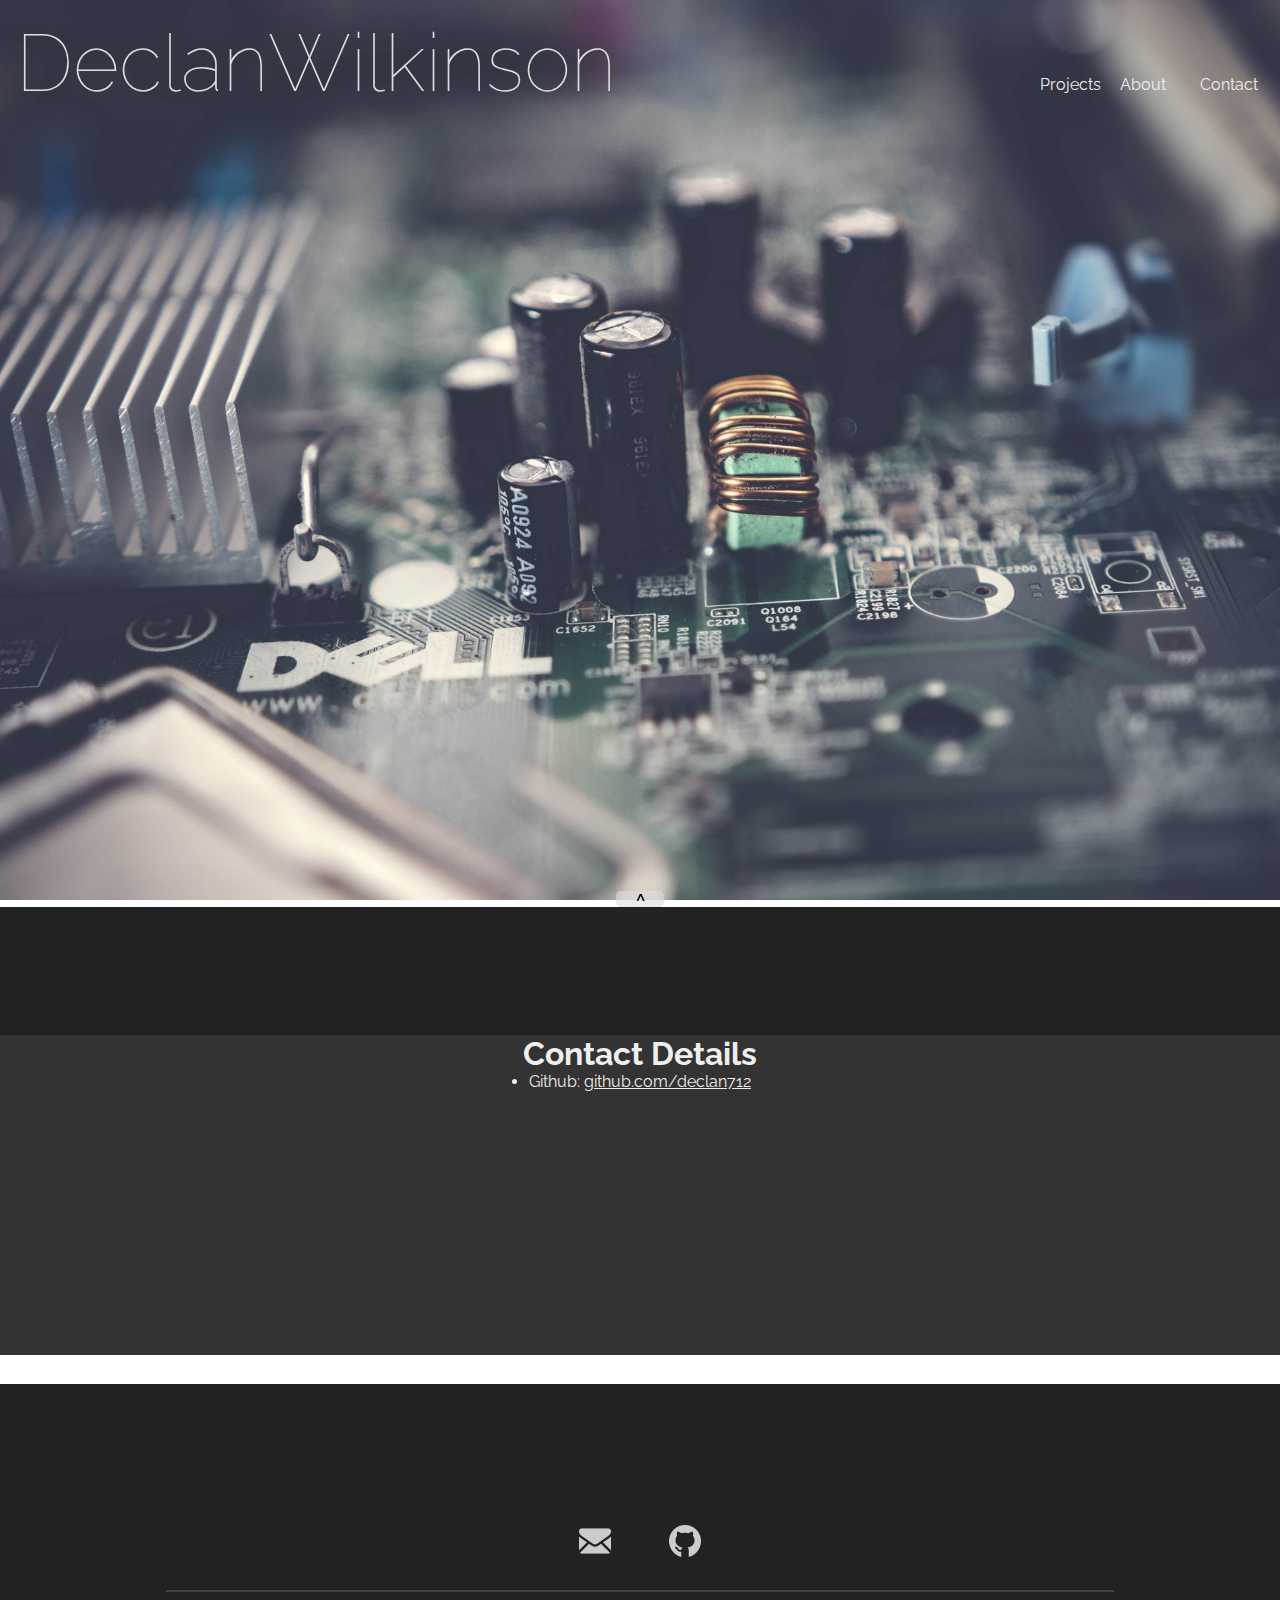
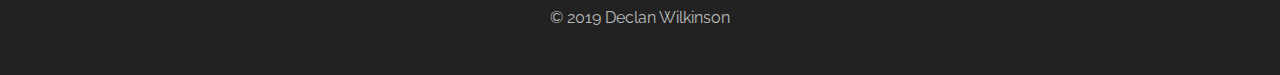
<file: index.html>
<!DOCTYPE html>
<html lang="en">
<head>
    <meta charset="UTF-8">
    <meta name="viewport" content="width=device-width, initial-scale=1.0">
    <meta http-equiv="X-UA-Compatible" content="ie=edge">
    <title>Declan Wilkinson</title>
    <link rel="icon" href="images/fav.png">
    <link rel="stylesheet" href="css/style.css"/>
    <script src="https://ajax.googleapis.com/ajax/libs/jquery/3.3.1/jquery.min.js"></script>
    <script src="js/script.js"></script>
    <!-- <script src="js/script.js"></script> -->
    <link href="https://fonts.googleapis.com/css?family=Raleway&display=swap" rel="stylesheet">
    <link href="https://fonts.googleapis.com/css?family=Dancing+Script&display=swap" rel="stylesheet">
</head>
<body>
    <header>
        <h1><a id="fname" href="#">Declan </a> <a id="lname" href="#">Wilkinson</a></h1>
        <nav id="primary-nav">
            <ul>
                <li><a href="projects/">Projects</a></li>
                <li><a href="#about">About</a></li>
                <li><a href="#contact">Contact</a></li>
            </ul>
        </nav>
    </header>
    <section id="splash">
    </section>
    <a href="" id="top-button">^</a>
    <section >
        <article id="contact">
            <h1>Contact Details</h1>
            <ul>
                <li>
                    Github:   <a href="https://github.com/declan712">github.com/declan712</a>
                </li>

            </ul>
        </article>
    </section>
    <footer>
        <nav>
        <ul class="contact-details">
            <li><a href="matilto:declan.e.wilkinson@gmail.com"><img src="images/icon/email.png"></a></li>
            <li><a href="https://github.com/declan712"><img src="images/icon/github.png"></a></li>
        </ul>
        </nav>
    <hr>
    &copy 2019 Declan Wilkinson 
    </footer>
    
</body>
</html>
</file>
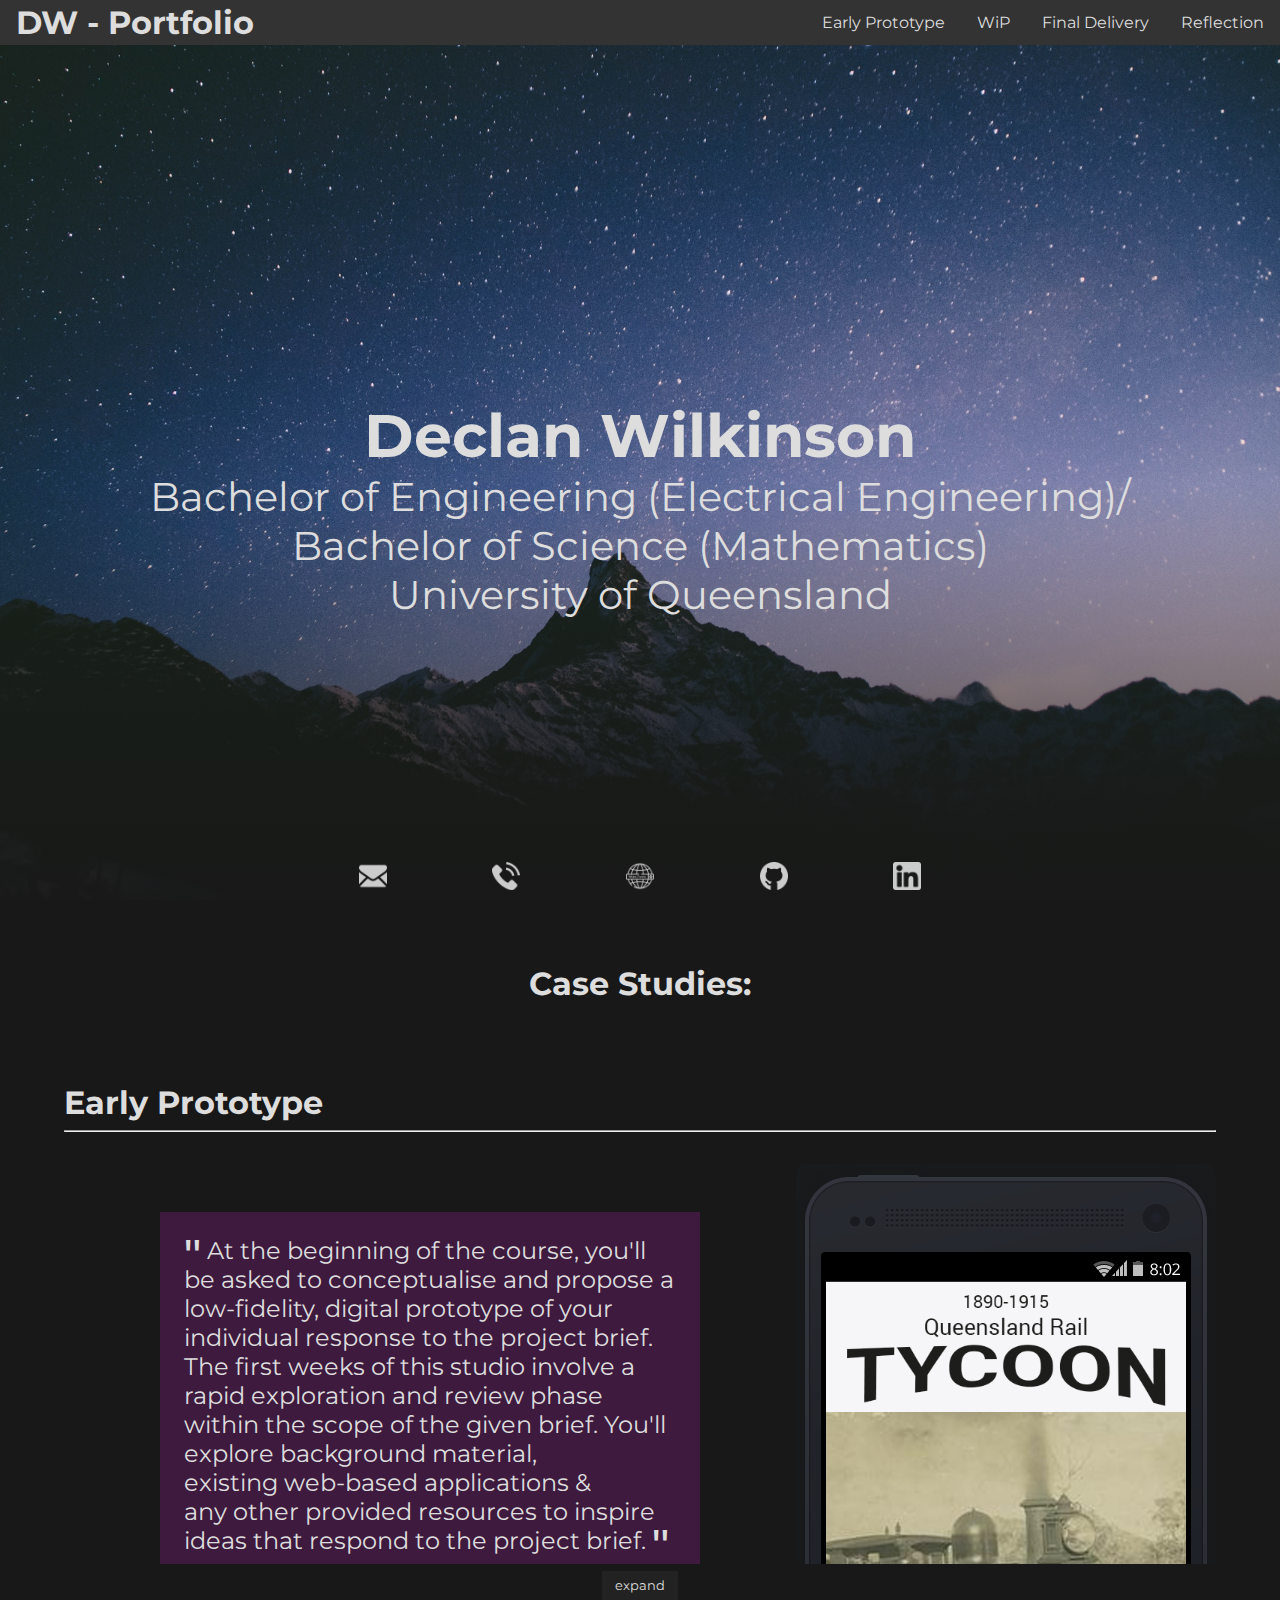
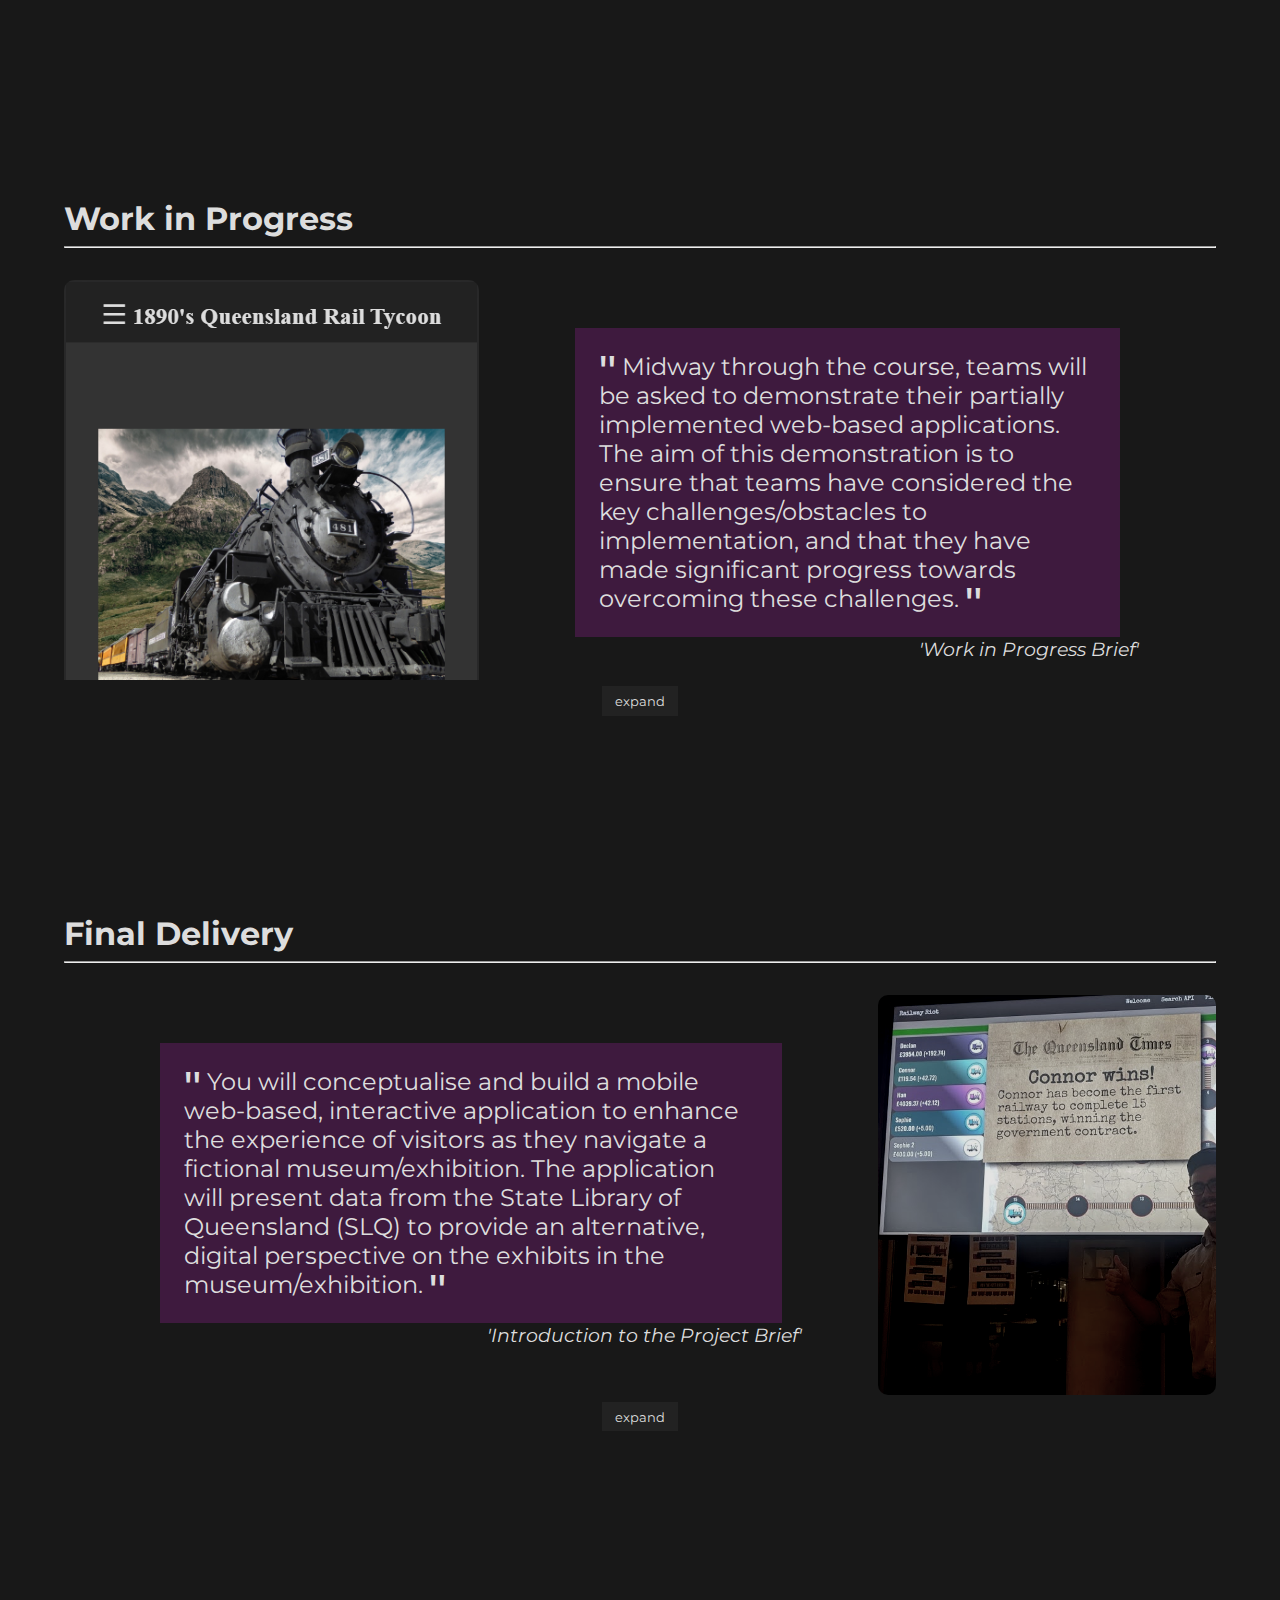
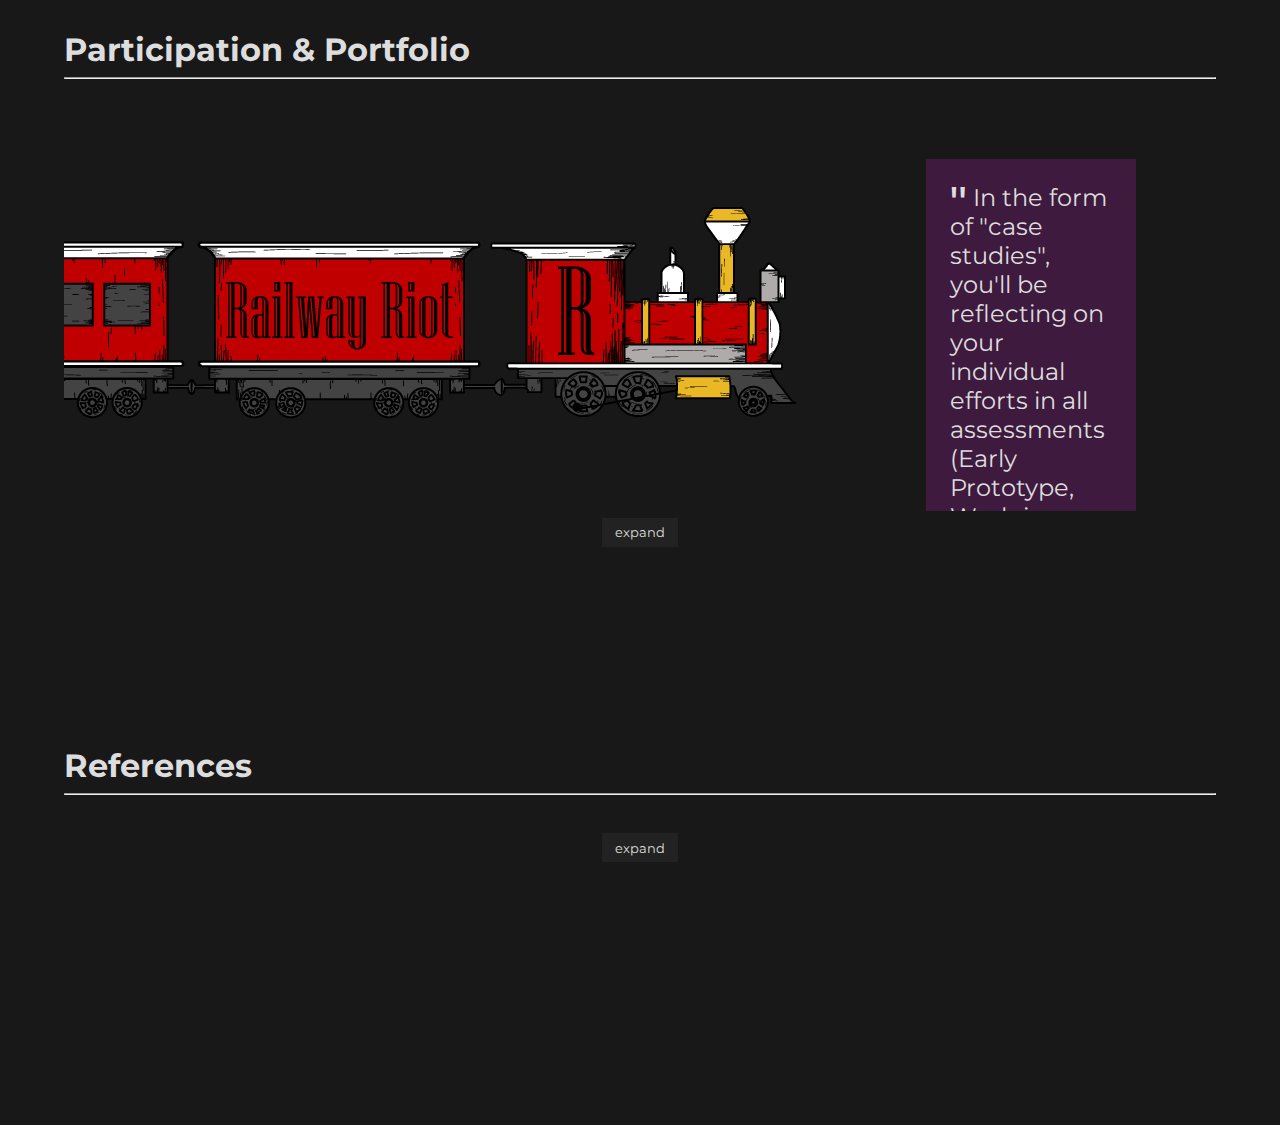
<file: deco1800/index.html>
<!DOCTYPE html>
<html lang="en">
<head>
    <meta charset="UTF-8">
    <meta name="viewport" content="width=device-width, initial-scale=1.0">
    <meta http-equiv="X-UA-Compatible" content="ie=edge">
    <title>Declan Wilkinson | Portfolio</title>
    <link href="https://fonts.googleapis.com/css?family=Montserrat&display=swap" rel="stylesheet">
    <link rel="stylesheet" typle = "text/css" href="css/style.css">
    <script src="js/jquery-3.4.1.min.js"></script>
    <script src="js/script.js"></script>
</head>
<body>
    <header>
        <a href="#bio"><h1>DW - Portfolio</h1></a>
        <ul id="primary-nav">
            <li>
                <a href="#early-prototype">Early Prototype</a>
            </li>
            <li>
                <a href="#wip">WiP</a>
            </li>
            <li>
                <a href="#final-delivery">Final Delivery</a>
            </li>
            <li>
                <a href="#portfolio">Reflection</a>
            </li>
        </ul>
    </header>

    <section class="bio" id="bio">
        <section class="personal-info">
           <h1>Declan Wilkinson</h1>
            <p>Bachelor of Engineering (Electrical Engineering)/<br>Bachelor of Science (Mathematics)</p>
            <p>University of Queensland</p>
            <ul class="contact-details">
                <li>
                    <a href="matilto:declan.e.wilkinson@gmail.com"><img src="images/icon/email.png"></a>
                </li>
                <li>
                    <a href="http://niceme.me/"><img src="images/icon/phone.png"></a>
                </li>
                <li>
                    <a href="http://www.declanwilkinson.me/deco1800/"><img src="images/icon/portfolio.png"></a>
                </li>
                <li>
                    <a href="https://github.com/declan712"><img src="images/icon/github.png"></a>
                </li>
                <li>
                    <a href="https://www.youtube.com/watch?v=dQw4w9WgXcQ"><img src="images/icon/in.png"></a>
                </li>
            </ul>

        </section>
        <!-- <img src="images/dp.jpg"> -->
        
    </section>

    <section id="case-studies">
        <h1>
            Case Studies:
        </h1>
        <!-- <article class="case-study">
            <h1>What should be in each case study?</h1>
            <hr>
            <section class="study-preview">
                    <article>
                        <strong>**Evidence** of your individual contributions through a range of multimedia (text, photos, illustrations, video etc).</strong>
                        <p>
                            **How should I collect evidence?** Focusing on your individual contributions, you can collect evidence from your team's journal (for the team assessments) and by maintaining your own journal (for the individual assessments — including the development of your *Portfolio*. However, be selective on the quality of the evidence you include in your final *Portfolio* (i.e. quality over quantity).
                        </p>    
                    </article>
            </section>
            <input type="button" class="expand-study  exp-col" value="expand">
            <section class="hidden study-contents">
                <hr>
                <strong>**Discussions** of your individual design process — how you went from the initial idea to the finished product, the major changes along the way, methods of testing and receiving feedback etc.</strong>
                <p>                        
                    **Why not discuss team design process too?** This is your opportunity to discuss your design process from an individual perspective — especially if that work does not appear in your team's final product.
                </p>
                <hr>
                <strong>**Reflections** on your individual efforts — whether you think the assessment was a success, which parts were not successful, how your learning has changed, whether your initial expectations were realistic etc.</strong>
                <p>                        
                    **How do I know if my reflections are good enough?** To help you gauge whether your reflections are deep enough, ask your tutors to gauge the appropriateness of them throughout the semester.
                </p>
                <input type="button" class="collapse-study  exp-col" value="See Less">
            </section>
        </article> -->

        <article class="case-study" id="early-prototype">
            <h1>Early Prototype</h1>
            <hr>
            <section class="study-preview">
                <article>
                    <blockquote>
                            At the beginning of the course, you'll be asked to conceptualise and propose a low-fidelity, digital prototype of your individual response to the project brief.

                            The first weeks of this studio involve a rapid exploration and review phase within the scope of the given brief. You'll explore background material, existing web-based applications & any other provided resources to inspire ideas that respond to the project brief.
                    </blockquote>
                    <p class="quote-source">'Early Prototype Brief'</p>
                </article>
                <img src="images/early/1.png">
            </section>
            <input type="button" class="expand-study exp-col" value="expand">
            <section class="hidden study-contents">
                <p>
                    Throughout the first contact sessions I searched through the SLQ datasets and brainstormed ideas for projects with Connor, who later became a memeber of my group.<br>
                    We eventually settled on the idea of creating a multiplayer game based on the railway employees dataset, however we each had different ideas of what this would look like. My initial idea from the rationale is shown below:
                </p>
                <blockquote>
                    The concept is to create a collaborative experience in which a group of people reconstruct parts of Queensland’s railway network through a game-like interface. The activity will use data from the “Queensland railway employees 1890-1915” SLQ data set to populate the game with real workers and jobs from the period, including their wages and the reason they were hired.
                    <br><br>
                    The game will consist of a central display showing a model of the train line, with the names and funds of each participant visible. Each player will be allocated an income depending on the number of players and success of the railway, which they can spend to hire more staff, complete research, or contribute to construction projects.
                </blockquote>
                <p class="quote-source">Declan Wilkinson, 'Early Prototype Rationale'</p>
                <p>
                    The images below show the brainstorming in the contact session, as well as screenshots of my Invision prototype. The prototype can also be seen <a href="https://invis.io/WNT9AOAEGTQ" >here</a>.
                </p>
                
                <section class="slider">
                    <h1 class="arrow prev"></h1>
                    <section class="slider-images">
                        <img src="images/07-25.jpg" class="active">
                        <img src="images/08-01.jpg">
                        <img src="images/early/1.png">
                        <img src="images/early/2.png">
                        <img src="images/early/3.png">
                        <img src="images/early/4.png">
                        <img src="images/early/5.png">
                        <img src="images/early/6.png">
                        <img src="images/early/7.png">
                        <img src="images/early/8.png">
                    </section>
                    <h1 class="arrow next"></h1>
                </section>
                <p>
                    Overall I was satisfied with the prototype produced, the only thing left out was the large screen to show the game progress. Much of the design from this prototype ended up very similar to the final delivery, so i would consider it very successful.
                </p>
                <input type="button" class="collapse-study  exp-col" value="See Less">
            </section>
        </article>

        <article class="case-study" id="wip">
            <h1>Work in Progress</h1>
            <hr>
            <section class="study-preview">
                <img src="images/wip/1.png">
                <article>
                    <blockquote>
                        Midway through the course, teams will be asked to demonstrate their partially implemented web-based applications. The aim of this demonstration is to ensure that teams have considered the key challenges/obstacles to implementation, and that they have made significant progress towards overcoming these challenges.
                    </blockquote>
                    <p class="quote-source">'Work in Progress Brief'</p>
                </article>
                    
            </section>
            <input type="button" class="expand-study exp-col" value="expand">
            <section class="hidden study-contents">
                <p>
                    Once we were put into groups we quickly decided that the majority of coding would be done by myself, with Connor assuming the role of team leader, Laura the lead designer, and Sophie and Connor taking care of the documentation.<br>
                    Partially due to this decision, the group decided to go forward with the multiplayer railway game concept that both Connor and myself presented in our early prototypes.
                </p>
                <section class="slider">
                    <h1 class="arrow prev"></h1>
                    <section class="slider-images">
                        <img src="images/08-29.jpg" class="active">
                        <img src="images/08-29-2.jpg">
                        <img src="images/09-05.jpg">
                        <img src="images/09-26.jpg">
                        <img src="images/09-26-2.jpg">
                        </section>
                        <h1 class="arrow next"></h1>
                </section>
                <p>
                    Using this concept, I began by creating individual pages to test each element of the project in isolation. <br>
                    The pages presented as part of this demo were:
                </p>
                <ul>
                    <li>
                        <strong>Player screen</strong><br>
                        Including working player creation using a database to store and retrieve user data, and displaying information about projects stored in the database.
                    </li>
                    <li>
                        <strong>Employee screen</strong><br>
                        This screen used SQL to query the SLQ dataset to find an employee matching the search term, then matched it with a picture using the Pixabay API.
                    </li>
                    <li>
                        <strong>Game screen</strong><br>
                        This page queried the database to display all players currently in the game, as well as all the projects the players could see.
                    </li>
                    <li>
                        <strong>News screen</strong><br>
                        This page was intended to be how game events and alerts were delivered to players. For the demo this page did not draw from any external sources.
                    </li>
                </ul>
                <section class="slider">
                    <h1 class="arrow prev"></h1>
                    <section class="slider-images">
                        <img src="images/wip/1.png" class="active">
                        <img src="images/wip/2.png">
                        <img src="images/wip/3.png">
                        <img src="images/wip/4.png">
                        <img src="images/wip/emp.png">
                        <img src="images/wip/game.png">
                        <img src="images/wip/news.png">
                    </section>
                <h1 class="arrow next"></h1>
                </section>
                <p>
                    At this point in the project, I was the only person contributing to the code of the site, as can be seen in the commit history <a href="https://github.com/declan712/DECO1800/commits/master">here</a>. In addition to the work I had completed before setting up a git repository, I made 15 commits before our WiP demo on 19/09. The train image on the game screen and some of the database structure are the only things shown in the screenshots above that are not my work.
                </p>
                <img src="images/commits.png">
                <p>
                    The mark we received for the work in progress was 93% with the demo being marked as 'High Distinction - High'. Based on this result our demo was very successful, however I believe if the development was more equally shared the team would have a better understanding of the project and the report may have been of higher quality.<br>
                    My contributions to the report were fairly minimal, consisting mostly of giving other team members points to include.
                </p>
                <p>
                    Around the time of the demo, I realised that the initial concept of a cooperative multiplayer game would require too much work to create an engaging experience so I decided to instead make the game competitive. After some discussion with tutors the new concept was to have players hire employees to complete projects and progress through the game, but also have the ability for players behind them to complete sabotage projects to help them catch up. I believed this new concept would result in a much more fun and engaging end product.
                </p>
                <input type="button" class="collapse-study  exp-col" value="See Less">
            </section>
        </article>

        <article class="case-study" id="final-delivery">
            <h1>Final Delivery</h1>
            <hr>
            <section class="study-preview">  
                <article>
                    <blockquote>
                        You will conceptualise and build a mobile web-based, interactive application to enhance the experience of visitors as they navigate a fictional museum/exhibition. The application will present data from the State Library of Queensland (SLQ) to provide an alternative, digital perspective on the exhibits in the museum/exhibition.
                    </blockquote>
                    <p class="quote-source">'Introduction to the Project Brief'</p>
                </article>
                <div id="connorryan">
                    <img src="images/final/winner.jpg">
                </div>
                
            </section>
            <input type="button" class="expand-study exp-col" value="expand">
            <section class="hidden study-contents">
                <p>
                    Following the work-in-progress, I continued to steadily work on the project as I had throughout the semester, however as I was the only person working on the code until the last week my git commits became less frequent. Despite less frequent commits, the number of additions and deletions remained similar, as shown on the code frequency page of the repository.
                </p>
                <img src="images/final/freq.png" id="code-freq">
                <p>
                    Much of the work at this point was combining the elements from each test page I had built into just the player, and game screens. Once this was done a small problem became apparent, if players wanted to look at the game map on their own devices they would speed up time and cause extra projects to be created. To combat this a second game screen was created, with no links leading to it, that contained the code to control time and also buttons to perform some operations on the database (delete/reset/move players).
                </p>
                <p>
                    In the last week before the demo, Laura and Sophie took the functional prototype that I had built, and  began working on the aesthetic design.
                    While the Github commit history shows sophie making approx 1700 additions to various files, the majority of this was bringing the repository up to date with code that i had uploaded to our web hosting but not committed.
                    <br>
                    The comparison below shows the functional prototype that I developed on the left, and the final delivery as presented at the trade show on the right.
                </p>
                <section class="dual-slider"><section class="slider">
                    <h1 class="arrow prev"></h1>
                    <section class="slider-images">
                        <img src="images/wk11/1.png" class="active">
                        <img src="images/wk11/2.png">
                        <img src="images/wk11/3.png">
                        <img src="images/wk11/4.png">
                        <img src="images/wk11/5.png">
                        <img src="images/wk11/6.png">
                        <img src="images/wk11/7.png">
                        <img src="images/wk11/game.png">
                    </section>
                    <h1 class="arrow next"></h1>
                </section>
                <hr>
                <section class="slider">
                    <h1 class="arrow prev"></h1>
                    <section class="slider-images">
                        <img src="images/final/welcome.png" class="active">
                        <img src="images/final/menu.png">
                        <img src="images/final/intro.png">
                        <img src="images/final/customise.png">
                        <img src="images/final/player.png">
                        <img src="images/final/project.png">
                        <img src="images/final/result.png">
                        <img src="images/final/sab.png">
                        <img src="images/final/game.png">
                    </section>
                    <h1 class="arrow next"></h1>
                </section></section>
                <p>
                    Overall the product performed well during the trade show, other than issues rendering some elements on iPhones, and some projects taking multiple attempts to assign employees. Based on the audience reactionm the demo succeeded in providing a fun and engaging experience to a group of people, with several rounds being played with up to 8 players at a time.
                </p>
                <section class="slider">
                        <h1 class="arrow prev"></h1>
                        <section class="slider-images">
                            <img src="images/final/players.jpg" class="active">
                            <img src="images/final/victory.jpg">
                            <img src="images/final/winner.jpg">
                        </section>
                        <h1 class="arrow next"></h1>
                    </section>
                <p>
                    One issue that arose was when too many people were playing on the same network, the number of calls to the database would cause the player's IP address to be blocked. Reducing the frequency of game updates helped address this but did not entirely resolve the issue. Thankfully this did not happen during the trade show.<br>
                    The two main functions I would change if i were to repeat this project are shown below.
                </p>
                <p>
                    Employee generation:
                </p>
<pre class="code-snippet">
    function generateEmployee(prof,proj,option) {
        var resource_id = 'cdafbbbf-c9ca-46a1-9f18-ecd9e8943040';
        $.ajax({ <span class="comment">First ajax call searches SLQ database for all employees with matching positions and returns the number of results</span>
            url: 'https://data.qld.gov.au/api/3/action/datastore_search_sql?sql=
            SELECT COUNT(*) 
            FROM %22'+resource_id+'%22 
            WHERE %22Position%22 LIKE %27%25'+prof+'%25%27',//OFFSET n to select nth row
            dataType: 'jsonp',
            cache: true,
            success: function(count) { <span class="comment">Using this number a random integer is generated</span>
                var off = Math.floor(Math.random()*parseInt(count.result.records[0].count));
                $.ajax({ <span class="comment">This integer is used to select a random employee from the dataset</span>
                    url: 'https://data.qld.gov.au/api/3/action/datastore_search_sql?sql=
                    SELECT * 
                    FROM %22'+resource_id+'%22 
                    WHERE %22Position%22 LIKE %27%25'+prof+'%25%27 
                    LIMIT 1 
                    OFFSET '+off,//OFFSET n to select nth row
                    dataType: 'jsonp',
                    cache: true,
                    success: function(empData) { <span class="comment">The employee is then given random stats</span>
                        var education = Math.floor(Math.random()*10);
                        var experience = Math.floor(Math.random()*10);
                        var productivity = Math.min(10,(Math.random()+0.5)*(education+experience)/2);
                        
                        $.each(empData.result.records, function(recordID, recordValue) {
                            empName = recordValue["Name"];
                            empPos = recordValue["Position"];
                            empDep = recordValue["Branch"];
                            empPay = "00.00";
                            empPay = strToWage(recordValue["Remuneration"]);//convert to number
                        });
                        var query = empPos.replace(/ /g,"|");
                        var imageData="../images/placeholder.jpg"
                        $.ajax({ <span class="comment">Next, the Pixaby API is used to match the employee with a picture</span>
                            url: "https://pixabay.com/api/?key=7227013-50ebabaacc01b845a5e54e34b&q="+query+"&image_type=photo&safesearch=true&category=people",
                            dataType: "jsonp",
                            cache: true,
                            success: function(results) {
                                if(results.hits.length > 0) {
                                    imageData = results.hits[(Math.round(Math.random()*results.hits.length))].largeImageURL;
                                }
                                                    
                                $.ajax({ <span class="comment">Then the employee is added to the database, iff successful the employee ID is returned</span>
                                    url: "../database.php?action=createEmployee&uID="+uID+"&empName="+empName+"&empPos="+empPos+"&empDep="+empDep+"&empPay="+empPay+
                                    "&empProd="+productivity+"&empEdu="+education+"&empExp="+experience+"&img="+imageData,
                                    success: function(results) {
                                        if (!results.includes("ERROR")) {
                                            $.ajax({ <span class="comment">If successful the employee ID is added to the project as an option to hire</span>
                                                url: "../database.php?action=empToProj&empID="+results+"&pID="+proj+"&pos="+option,
                                                success: function(result2) {
                                                    console.log("Emp Created.")
                                                }
                                            });
                                        }
                                    }
                                });
                            }
                        });
                    }
                });
            }
        });
    }
</pre>
                <p>
                    This function is called at least twice every time a player clicks on a new project for the first time. To fix this I would cache the SLQ data by position searched so that each position would only be queried once, and other players can then searched the cached data instead. This function is also likely the source of the error some players experience when trying to open a project, if the function failed to create an employee 5 times it would stop trying in order avoid excessive calls to the database. I did not manage to determine the cause of this issue before the trade show. 
                </p>
                <p>
                    Project generation:
                </p>
<pre class="code-snippet">
    <span class="comment">give each player a project, and a chance of getting a sabatage project</span>
    function giveProjects() {
        if (players.length < 2) {
            return 0;
        }
        var firstPlace = players[0];
        var fPos = parseInt(firstPlace[3]);
        console.log("first place: "+firstPlace[1]);
        var pDetails = generateProject();<span class="comment">Project info generated using function below</span>
        for(i=0; i< players.length;i++) {<span class="comment">Each player given a copy of the project with employee options blank</span>
            $.ajax({
                url: "../database.php?action=givePlayerProject&uID="+players[i][0]+"&pName="+pDetails[0]+"&pCost="+pDetails[1]+"&emp="+pDetails[2],
                success: function(results) {
                }
            });
            var curPos = parseInt(players[i][3])
            if ( curPos < fPos) {<span class="comment">Players get a chance to sabotage, 10% chance per place behind</span>
                var sabChance = Math.round(((fPos-curPos)/10)*100);
                if (Math.random()*100 < sabChance) {
                    console.log(players[i][1]+" is "+(fPos-curPos)+" places behind and gets a chance to sabotage");
                    giveSabProject(players[i],firstPlace);
                }
            }
        }
    }
    
    function generateProject() {
        <span class="comment">List of Brisbane suburbs loaded in from external file</span>
        var action = ["Upgrade","Maintenance","Construction"];
        var object = ["Station","Line"];
        var rand1 = Math.floor(Math.random()*suburbs.length);
        var rand2 = Math.floor(Math.random()*object.length);
        var rand3 = Math.floor(Math.random()*action.length);

        var pDetails = [];
        //project name
        pDetails[0] = suburbs[rand1]+" "+object[rand2]+" "+action[rand3];
        //project cost
        pDetails[1] = (Math.random()*(20+1.5*parseInt(currentMonth))).toFixed(2);
        //project employee
        pDetails[2] = positions[Math.round(Math.random()*positions.length)].Position;
        return pDetails;
    }
</pre>
                <p>
                    To fix this function I would store the project data locally and send it to the database in one call rather than sending each project separately.
                </p>
                <p>
                    Overall I was happy with how the project turned out, although with the development more evenly spread I'm confident we could have created a much more polished implementation of our concept. If I were to attempt a similar project in the future I would probably choose a more realistic concept and focus on developing it to a higher standard.
                </p>
                <input type="button" class="collapse-study  exp-col" value="See Less">
            </section>
        </article>

        <article class="case-study" id="portfolio">
            <h1>Participation & Portfolio</h1>
            <hr>
            <section class="study-preview">
                <img src="images/big-choo.png" id="big-choo">
                <article>
                    <blockquote>
                        In the form of "case studies", you'll be reflecting on your individual efforts in all assessments (Early Prototype, Work-in-Progress, Final Delivery and Portfolio & Participation) and the course itself.
                    </blockquote>
                    <p class="quote-source">'Portfolio & Participation Brief'</p>
                </article>
                
            </section>
            <input type="button" class="expand-study exp-col" value="expand">
            <section class="hidden study-contents">
                <p>
                    After the mess of PHP and SQL that was our project, the portfolio was a relatively pleasant experience.<br>
                    I decided to keep the portfolio very simple, using a very plain dark theme, similar to the project, with a highlight colour used throughout for links, hover effects, and code comments.
                </p>
                <p>
                    I also decided to keep the use of javascript very simple, using no external libraries or frameworks. Essentially, there are only 3 things the javascript is doing:
                </p>
                <ul>
                    <li>
                        <strong>Image Carousel.</strong>
                        <p>
                            In order to fit images of all the screens of the project i created a very simple image gallery. All the images are placed in an inner container which has its left margin adjusted in order to scroll, then the outer container simply has overflow hidden.
                        </p>
                        <pre class="code-snippet">
    $(".slider .next").click(function(event) { <span class="comment">Scroll to next image</span>
        event.preventDefault();
        var currImg = $(this).parent().children(".slider-images").children(".active");
        var nextImg = currImg.next();

        if (nextImg.length) {
            <span class="comment">Width of the current active image used to calculate margin needed</span>
            var margWidth = $(this).parent().children(".slider-images").children(".active").css("width");
            <span class="comment">Move active class to change highlighted image</span>
            currImg.removeClass("active");
            nextImg.addClass("active");
            <span class="comment">Get current margin</span>
            currMarg = $(this).parent().children(".slider-images").css("margin-left");
            var newMarg = parseInt(currMarg) - (parseInt(margWidth)+21);
            <span class="comment">Apply new margin</span>
            currMarg = $(this).parent().children(".slider-images").css("margin-left",newMarg+"px");
        }
    });
    $(".slider .prev").click(function(event) { <span class="comment">Scroll to previous image, similar to above</span>
        event.preventDefault();
        var currImg = $(this).parent().children(".slider-images").children(".active");
        var prevImg = currImg.prev();

        if (prevImg.length) {
            currImg.removeClass("active");
            prevImg.addClass("active");
            currMarg = $(this).parent().children(".slider-images").css("margin-left");
            var margWidth = $(this).parent().children(".slider-images").children(".active").css("width");
            var newMarg = parseInt(currMarg) + (parseInt(margWidth)+18);
            currMarg = $(this).parent().children(".slider-images").css("margin-left",newMarg+"px");
        } else {
            $(this).parent().children(".slider-images").css("margin-left","0px");
        }
    });
    <span class="comment">Display clicked images in a lightbox for larger view</span>
    $(".slider img").click(function() {
        var src = $(this).attr("src");
        <span class="comment">Add clicked image to lightbox</span>
        $(".lightbox-content").attr("src",src);
        <span class="comment">Un-hide lightbox</span>
        $(".lightbox").removeClass("hidden");
        <span class="comment">Disable scrolling</span>
        $("body").css("overflow-y","hidden");
    });
    $(".close-lightbox").click(function() {
        <span class="comment">Hide lightbox</span>
        $(".lightbox").addClass("hidden");
        <span class="comment">Re-enable scrolling</span>
        $("body").css("overflow-y","scroll");
    });
                        </pre>

                    </li>
                    <li>
                        <strong>Animated scrolling.</strong>
                        <p>
                            I added this just because I like the way it looks, and it's very simple to implement.
                        </p>
                        <pre class="code-snippet">
    <span class="comment">When a link starts with #, animate scrolling to it instead of following link</span>
    $('a[href^="#"]').on('click', function(e){
        e.preventDefault();
        $('html, body').animate({
            scrollTop : $(this.hash).offset().top-50
        }, 500);
    });
                        </pre>
                    </li>
                    <li>
                        <strong>Expanding case studies.</strong>
                        <p>
                            While not necessary for this assessment, I added this feature because for a real portfolio the user would want to be able to browse the small preview sections, and expand a section if it interested them. In a real portfolio the preview section would give users an brief overview of each project, however for this assessment I did not feel there was much of value to put there.
                        </p>
                        <pre class="code-snippet">
    <span class="comment">Add or remove a hidden class when the corresponding button is clicked</span>
    $(".expand-study").click(function(event) {
        event.preventDefault();
        $(this).parent().children().removeClass("hidden");
        $(this).hide();
    });
    $(".collapse-study").click(function(event) {
        event.preventDefault();
        $(this).parent().addClass("hidden");
        $(this).parent().parent().children(".expand-study").show();
        <span class="comment">Scroll back to the top of the section as it shrinks</span>
        $('html, body').animate({
            scrollTop : $(this).parent().parent().offset().top-50},500);
    });
                        </pre>
                    </li>
                </ul>

                <input type="button" class="collapse-study  exp-col" value="See Less">
            </section>
        </article>

        <article class="case-study">
            <h1>References</h1>
            <hr>
            <section class="study-preview">
                    <article>  
                    </article>
            </section>
            <input type="button" class="expand-study  exp-col" value="expand">
            <section class="hidden study-contents">
                <p>
                    <ul>
                        <li>
                            <a href="https://www.pexels.com/photo/scenic-view-of-mountain-during-evening-2085998/">
                                'Scenic View Of Mountain During Evening', 2019, Ashan Rai, Pexels.com</a>
                        </li>
                        <li>
                            <a href="https://github.com/declan712/DECO1800/pulse">Github</a>
                        </li>
                        <li>
                            <a href="https://projects.invisionapp.com/share/WNT9AOAEGTQ#/screens">Invision prototype, 2019, Declan Wilkinson</a>
                        </li>
                    </ul>
                </p>
                
                <input type="button" class="collapse-study  exp-col" value="See Less">
            </section>
        </article>

    </section>
    <section class="lightbox hidden">
        <input type="button" class="close-lightbox" value="X">
        <img class="lightbox-content" src="images/big-choo.png">
    </section>
</body>
</html>
</file>
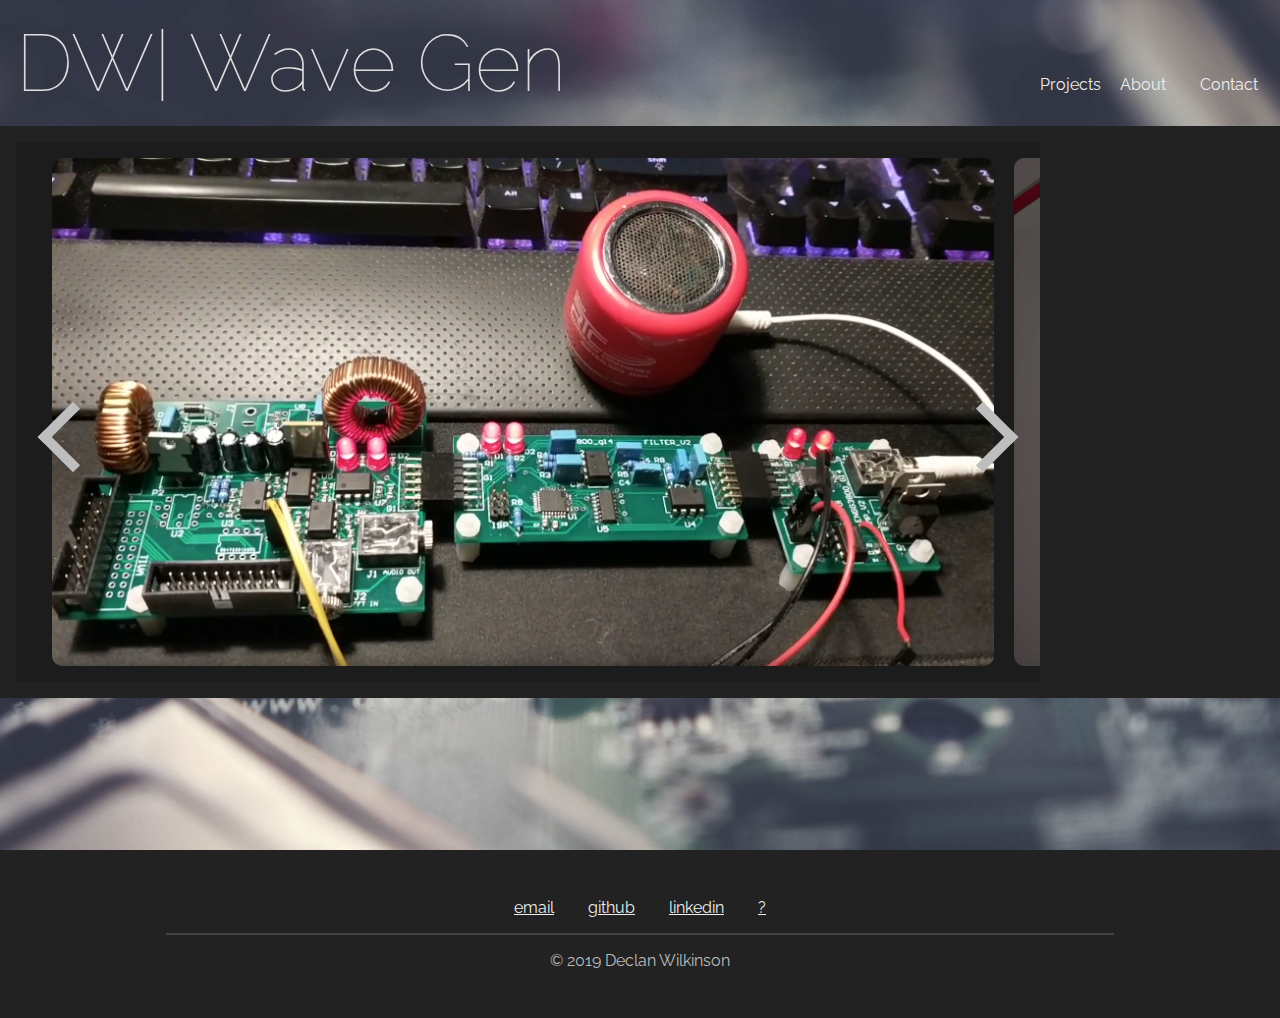
<file: projects/genblocks.html>
<!DOCTYPE html>
<html lang="en">
<head>
    <meta charset="UTF-8">
    <meta name="viewport" content="width=device-width, initial-scale=1.0">
    <meta http-equiv="X-UA-Compatible" content="ie=edge">
    <link rel="icon" href="../images/fav.png">
    <link rel="stylesheet" href="../css/style.css"/>
    <script src="https://ajax.googleapis.com/ajax/libs/jquery/3.3.1/jquery.min.js"></script>
    <script src="../js/script.js"></script>
    <!-- <script src="js/script.js"></script> -->
    <link href="https://fonts.googleapis.com/css?family=Raleway&display=swap" rel="stylesheet">
    <link href="https://fonts.googleapis.com/css?family=Dancing+Script&display=swap" rel="stylesheet">
    <title>DW | Wave Gen</title>
</head>
<body>
    <header>
        <h1><a href="../">DW</a> | Wave Gen</h1>
        <nav id="primary-nav">
            <ul>
                <li><a href="../projects">Projects</a></li>
                <li><a href="../#about">About</a></li>
                <li><a href="../#contact">Contact</a></li>
            </ul>
        </nav>
    </header>

    <section class="project-details">

        <section class="slider">
            <h1 class="arrow prev"></h1>
            <section class="slider-images">
                <img src="../images/wavegen.png" class="active">
                <img src="../images/wavegen2.jpg">
                <img src="../images/genblocks_schematic.png">
                <img src="../images/genblocks_pcb.png">
            </section>
            <h1 class="arrow next"></h1>
        </section>

    </section>

    <footer>
            <nav id="social-nav">
            <ul>
                <li><a href="#">email</a></li>
                <li><a href="#">github</a></li>
                <li><a href="#">linkedin</a></li>
                <li><a href="#">?</a></li>
            </ul>
        </nav>
        <hr>
        &copy 2019 Declan Wilkinson 
        </footer>
</body>
</html>
</file>
<file: css/style.css>
* {
    box-sizing: border-box;
    margin:0;
    padding:0;
    font-family: 'Raleway', sans-serif;
    color: #EEEEEE;
}
::-webkit-scrollbar {
    width: 0px;  /* Remove scrollbar space */
}
body {
    position: relative;
    padding-bottom: 20em;
    display:flex;
    flex-direction: column;
    align-items: center;
    background: url(../images/circuit.jpg) no-repeat;
    background-size: cover;
    background-attachment: fixed;
    min-height:100vh;
    width:100%;
}

/* --------------------- header/nav --------------------- */
header {
    width:100%;
    padding:1em;
    display: flex;
    justify-content: space-between;
    align-content: center;
}
header h1 {
    display:flex;
    font-weight: 100;
    color: #DDDDDD;
    font-size: 5em;
    /* font-family: 'Raleway', sans-serif; */
    flex-wrap: nowrap;
    /* font-family: 'Dancing Script', cursive; */
}
#fname {
    animation: slide-in-d 1.5s ease;
}
#lname {
    animation: slide-in-w 1.5s ease;
}
header h1>a {
    text-decoration: none;
    color: #DDDDDD;
    display: block;
    overflow: hidden;
}
@keyframes slide-in-d {
    0% {
        width: 0.7em;
    }
    50% {
        width: 0.7em;
    }
    100% {
        width: 3.25em;
    }
}
@keyframes slide-in-w {
    0% {
        width: 1.1em;
    }
    50% {
        width: 1.1em;
    }
    100% {
        width: 4.5em;
    }
}
#primary-nav {
    justify-self: flex-end;
    display: flex;
    align-items: flex-end;
    transition: all 0.4s ease;
}
#primary-nav.scrolling {
    position: fixed;
    right:0;
    top:0;
}
#primary-nav ul {
    list-style: none;
    display: flex;
    justify-content: space-evenly;
    align-items: center;
}
#primary-nav.scrolling ul {
    flex-direction: column;
}

#primary-nav li a {
    display:block;
    width: 5em;
    text-decoration: none;
    padding:1em;
    color: #EEEEEE;
}
/* --------------------- body --------------------- */

#top-button {
    color: black;
    background-color: #DDDDDD99;
    position: sticky;
    top: 5px;
    /* padding-top: 0.5em; */
    width: 3em;
    height:1em;
    text-align: center;
    border-radius: 5px;
    text-decoration: none;
    font-weight: bolder;
}
body > section {
    width:100%;
    background-color: #222222;
}
#splash {
    width: 100%;
    height: 85vh;
    background: none;
}
.dp {
    max-width:15vw;
    border-radius: 100%;
    filter: contrast(1.2) saturate(0.6);
}
#about {
    display:flex;
    flex-direction: column;
    align-items: center;
    /* justify-content: center; */
    width:100%;
    min-height:30em;
    color: white;
}
#about article {
padding:2em;
}
#contact {
    margin-top: 8em;
    display:flex;
    flex-direction: column;
    align-items: center;
    /* justify-content: center; */
    width:100%;
    background: #333333;
    min-height:20em;
    color: white;
}
#contact article {
    padding:2em;
}

/* --------------------- projects --------------------- */

#featured-projects {
    display:flex;
    flex-direction: column;
    align-items: center;
    background-color:#333333;
    width:100%;
}
.project {
    display:flex;
    flex-direction: column;
    padding:1em;
    margin:5em 1em;
    max-width: 1400px;
    width:100%;
    height:auto;
    color: #EEEEEE;
    /* background-color: #444444; */
    overflow:hidden;
}
.expand, .contract {
    width:5em;
    padding:0.5em;
    align-self: center;
    background:#111111;
}
.project img {
    max-height:50vh;
    margin: auto;
}
.project a {
    color: #AA22AA;
}
.project-preview {
    display:flex;
    align-items: center;
    justify-content: space-between;
    width:100%;
    min-height:300px;
    overflow: hidden;
    margin: 0.5em 0;
}
.project-preview > img {
    max-height: 290px;
    margin:0;
    margin:5px;
    box-shadow: 0 0 5px 0 black;
}
.project-preview-text {
    max-height:100%;
}
.project-preview-text > p {
    margin: 0.5em 1em;
}
blockquote {
    background:#AA22AA44;
    padding:1em;
    margin:2em 4em;
    font-size:1.5em;
}
blockquote::before,blockquote:after {
    content: "\"";
    font-size:2em;
    line-height: 0;
    position: relative;
    top: 0.3em;
    font-family: Arial, Helvetica, sans-serif;
}
p.quote-source {
    text-align: end;
    font-style: italic;
    margin: -2.5em 4em 4em 0;
}
.project-contents {
    display:flex;
    flex-direction: column;
    align-items: center;
    justify-content: flex-start;
    max-height:4000px;
    transition:all 1s ease-in-out;
    padding-top: 5em;
}
.project-contents > p {
    margin: 0.5em 2em;
    font-size:1.2em;
}
.project-contents.hidden {
    max-height:0px;
    overflow: hidden;
}
.website-preview {
    display: flex;
    align-items:center;
    justify-content: space-evenly;
    padding:0;
    margin:2em 0;
    width:100%;
}
.phone-container {
    position: relative;
    width: 354px;
    height: 660px;
    border:2px outset #888888;
    background: black;
    border-radius: 30px;
    box-shadow: 0px 0px 20px 0 black;
    overflow: hidden;
}
/* width */
.embed-phone::-webkit-scrollbar-track{
    background: #333333;
}
.embed-desktop::-webkit-scrollbar-track{
    background: #333333;
}
.desktop-container {
    position: relative;
    width: 974px;
    height: 570px;
    border:2px  outset #888888;
    background: black;
    border-radius: 5px;
    box-shadow: 0px 0px 20px 0 black;
    overflow: hidden;
}
.embed-phone {
    width:1080px;
    height:1920px;
    transform: scale(0.3);
    margin: -640px 0 0 -365px;
    border-radius: 50px;
}
.embed-desktop {
    width:1920px;
    height:1080px;
    transform: scale(0.5);
    margin: -265px 0 0 -475px;
    border-radius: 0px;
}
/* --------------------- project page --------------------- */



/* --------------------- footer --------------------- */
footer {
    display:flex;
    flex-direction: column;
    justify-content: center;;
    align-items: center;
    background-color: #222222;
    padding:3em;
    width:100%;
    position: absolute;;
    bottom:0;
    color: #BBBBBB;
}
footer hr {
    width: 80%;
    margin: 1em;
    border: 1px solid #444444;
}
#social-nav ul {
    list-style: none;
    display:flex;
    flex-direction: row;
    justify-content: space-evenly;
    align-items: center;
    width:20em;
}
.contact-details {
    margin-top:5em;
    list-style: none;
    display:flex;
}
.contact-details img {
    width:2em;
}
.contact-details li {
    margin: 0 1vw;
}
.contact-details a {
    white-space: nowrap;
    text-decoration: none;
    display:block;
    /* background: #222222; */
    padding:0.8em 1em;
    transition: all 0.2s ease-in-out;
    filter:brightness(80%);
}
.contact-details a:hover {
    /* background:#777777; */
    font-weight: bolder;
    color: #AA22AA;
    /* filter: invert(77%) sepia(35%) brightness(87%) saturate(5578%) hue-rotate(284deg)  contrast(98%);*/
    filter: brightness(100%) drop-shadow(0 0 10px #AA22AA);
}
/* ------------image carosel-------------- */
.slider {
    margin:1em;
    position: relative;
    overflow: hidden;
    display:flex;
    max-height:60vh;
    width:80%;
    background-color: #11111155;
    padding:1em;
}
.arrow {
    display:block;
    border:solid #EEEEEE;
    border-width: 0 10px 10px 0;
    padding:20px;
    filter: brightness(80%);
    cursor: pointer;
}
.arrow:hover {
    filter: drop-shadow(0 0 5px #AA22AA);
}
.slider .prev {
    z-index: 10;
    position: absolute;
    top: 50%;
    left: 1em;
    transform: rotate(135deg);

}
.slider .next {
    z-index: 10;
    position: absolute;
    top: 50%;
    right: 1em;
    transform: rotate(-45deg);
}
.slider-images {
    display:flex;
    margin-left:-0em;
    transition: margin-left 0.1s ease-in-out;
}
.slider-images img {
    height:100%;
    border-radius:10px;
    filter: brightness(0.5);
    margin-left: 20px;
    transition: filter 0.2s ease-in-out;
    cursor: zoom-in;
}

.slider-images img.active {
    height:100%;
    border-radius:10px;
    filter: none;
}
.slider-images img:hover {
    filter: brightness(1.1);
}
/* ------------- lightbox ------------------*/
.lightbox {
    position: fixed;
    top:0;
    left:0;
    display:flex;
    width:100vw;
    height:100vh;
    z-index: 30;
    background: #000000BB;
    backdrop-filter: blur(10px);
}
.lightbox-content {
    position:fixed;
    top:50%;
    left:50%;
    min-width:20%;
    max-width:90%;
    min-height:20%;
    max-height:90%;
    transform: translate(-50%,-50%);
}
.close-lightbox {
    position:fixed;
    right:1em;
    top:1em;
    font-size:2em;
    width:2em;
    height:2em;
    background: none;
    border-radius: 100%;
    border:1px solid #EEEEEE;
    transition: all 0.4s ease-in-out;
    cursor: pointer;
}
.close-lightbox:hover {
    background: #EEEEEE;
    color:#111111;
}
.lightbox.hidden {
    display:none;
}
/* -------------------------------*/
</file>
<file: deco1800/css/style.css>
* {
    margin:0;
    padding:0;
    box-sizing: border-box;
    font-family: 'Montserrat', sans-serif;
    color: #DDDDDD;
}
header {
    z-index: 20;
    position: fixed;
    top:0;
    width:100%;
    display:flex;
    justify-content: space-between;
    background: #333333;
    color: #EEEEEE;
    align-items: center;
    padding: 0.2em 0 0.2em 1em;
}
header a{
    text-decoration: none;
}
#primary-nav {
    list-style: none;
    display: flex;
}
#primary-nav a {
    color: #DDDDDD;
    text-decoration: none;
    padding:1em;
    transition: all 0.1s ease;
}
#primary-nav a:hover {
    /* background: #555555; */
    filter: drop-shadow(0 0 5px #AA22AA);
    color:#FFFFFF;
}

body {
    display:flex;
    flex-direction: column;
    align-items: center;
    background: #181818;
    padding: 2em 0 5em 0;
}
.bio {
    display:flex;
    justify-content: space-between;
    width:100%;
    /* max-width:1400px; */
    min-height:100vh;
    background: url("../images/bg.jpg");
    background-attachment: fixed;
    background-size:cover;
    background-repeat: no-repeat;
    background-position: center;

}
.bio .personal-info {
    display:flex;
    flex-direction: column;
    justify-content: flex-end;
    align-items: center;
    text-align: center;
    width:100%;
    background: linear-gradient(0deg, #181818FF,#18181800 50%);
    font-size:2.5em;
}
.personal-info h1{
    font-size: 1.5em;
}
.contact-details {
    margin-top:5em;
    list-style: none;
    display:flex;

}
.contact-details img {
    width:0.7em;
}
.contact-details li {
    margin: 0 1vw;
}
.contact-details a {
    white-space: nowrap;
    text-decoration: none;
    display:block;
    /* background: #222222; */
    padding:0.8em 1em;
    transition: all 0.2s ease-in-out;
    filter:brightness(80%);
}
.contact-details a:hover {
    /* background:#777777; */
    font-weight: bolder;
    color: #AA22AA;
    /* filter: invert(77%) sepia(35%) brightness(87%) saturate(5578%) hue-rotate(284deg)  contrast(98%);*/
    filter: brightness(100%) drop-shadow(0 0 10px #AA22AA);
}


#case-studies {
    width:95%;
    max-width: 1500px;
    padding-top:2em;
}
#case-studies>h1 {
    text-align: center;
}

.case-study {
    display:flex;
    flex-direction: column;
    padding:1em;
    margin:4em 1em 10em 1em;
    /* background: #444444; */
}
.case-study p{
    margin:2em 10%;
    font-size:1.2em;
}
.case-study ul {
    list-style: circle;
    margin: 1em 15%;
    font-size:1.1em;
}
.case-study li {
    margin: 0.5em 0;
}
.case-study>h1{
    font-size:2em;
    margin-bottom:1em;
}
.case-study>h1~hr {
    margin-top:-1.5em;
    margin-bottom: 2em;
}
.case-study .study-preview{
    display: flex;
    max-height:400px;
    overflow: hidden;
    position: relative;
}
.study-preview img{
    margin:auto;
    border-radius:10px;
}
#big-choo {
    margin-left:-16%;
}
#connorryan {
    overflow: hidden;
    width:150%;
    height:400px;
    position: relative;
    border-radius: 10px;
}
#connorryan img{
    position: absolute;
    width:200%;
    min-width:800px;
    left:-50%;
    top: -20%;
    filter: brightness(0.8) contrast(1.3) saturate(0.6);
}
#code-freq {
    filter:brightness(0.8) contrast(0.8) invert(1) hue-rotate(180deg);
}
blockquote {
    background:#AA22AA44;
    padding:1em;
    margin:2em 4em;
    font-size:1.5em;
}
blockquote::before,blockquote:after {
    content: "\"";
    font-size:2em;
    line-height: 0;
    position: relative;
    top: 0.3em;
    font-family: Arial, Helvetica, sans-serif;
}
p.quote-source {
    text-align: end;
    font-style: italic;
    margin: -2.5em 4em 4em 0;
}
.study-contents {
    display:flex;
    flex-direction: column;
    max-height:4000px;
    transition: all 1s ease-in-out;
}
.study-contents > img {
    margin:auto;
}
.study-contents a {
    color:#AA22AA;
}
.study-contents  a:hover {
    filter:brightness(1.5);
}
.study-contents.hidden {
    max-height: 0px;
    overflow: hidden;
}
.study-contents hr {
    margin: 1em;
}
.code-snippet {
    background: #222222;
    color: #AAAAAA;
    border: 1px solid #333333;
    border-left: 3px solid #AA22AA;
    border-radius: 10px;
    margin: 1em 5em;
    padding: 0em;
    
    font-family: monospace;
    page-break-inside: avoid;
    word-wrap: break-word;
    display:block;
    max-height:400px;
    overflow-y:scroll;
    overflow-x: hidden;
}
.code-snippet .comment {
    color:#AA22AA;
    font-family: monospace;
}


.exp-col {
    align-self: center;
    background: #222222;
    padding:0.5em 1em;
    margin: 0.5em;
    outline: none;
    border:none;
    transition: all 0.4s ease;
    /* border: 1px solid #DDDDDD; */
    cursor: pointer;
}
.exp-col:hover {
    /* background: #EEEEEE;
    color: #222222; */
    filter: drop-shadow(0 0 5px #AA22AA);
}
.exp-col:active {
    filter: drop-shadow(0 0 2px #AA22AA);
}

/*-----slider-----*/

.slider {
    margin:1em;
    position: relative;
    overflow: hidden;
    display:flex;
    max-height:60vh;
}
.arrow {
    display:block;
    border:solid #EEEEEE;
    border-width: 0 10px 10px 0;
    padding:20px;
    filter: brightness(80%);
    cursor: pointer;
}
.arrow:hover {
    filter: drop-shadow(0 0 5px #AA22AA);
}
.slider .prev {
    z-index: 10;
    position: absolute;
    top: 50%;
    left: 1em;
    transform: rotate(135deg);

}
.slider .next {
    z-index: 10;
    position: absolute;
    top: 50%;
    right: 1em;
    transform: rotate(-45deg);
}
.slider-images {
    display:flex;
    margin-left:-0em;
    transition: margin-left 0.1s ease-in-out;
}
.slider-images img {
    height:100%;
    border-radius:10px;
    filter: brightness(0.5);
    margin-left: 20px;
    transition: filter 0.2s ease-in-out;
    cursor: zoom-in;
}

.slider-images img.active {
    height:100%;
    border-radius:10px;
    filter: none;
}
.slider-images img:hover {
    filter: brightness(1.1);
}

.dual-slider {
    display:flex;
}
.dual-slider .slider{
    width:50%;
}

.lightbox {
    position: fixed;
    top:0;
    left:0;
    display:flex;
    width:100vw;
    height:100vh;
    z-index: 30;
    background: #000000BB;
}
.lightbox-content {
    position:fixed;
    top:50%;
    left:50%;
    min-width:20%;
    max-width:90%;
    min-height:20%;
    max-height:90%;
    transform: translate(-50%,-50%);
}
.close-lightbox {
    position:fixed;
    right:1em;
    top:1em;
    font-size:2em;
    width:2em;
    height:2em;
    background: none;
    border-radius: 100%;
    border:1px solid #EEEEEE;
    transition: all 0.4s ease-in-out;
    cursor: pointer;
}
.close-lightbox:hover {
    background: #EEEEEE;
    color:#111111;
}
.lightbox.hidden {
    display:none;
}


/* width */
::-webkit-scrollbar {
    width: 10px;
  }
  
  /* Track */
  ::-webkit-scrollbar-track {
    background: #333333;
  }
  
  /* Handle */
  ::-webkit-scrollbar-thumb {
    background: #555555;
  }
  
  /* Handle on hover */
  ::-webkit-scrollbar-thumb:hover {
    background: #666666;
  }
</file>
